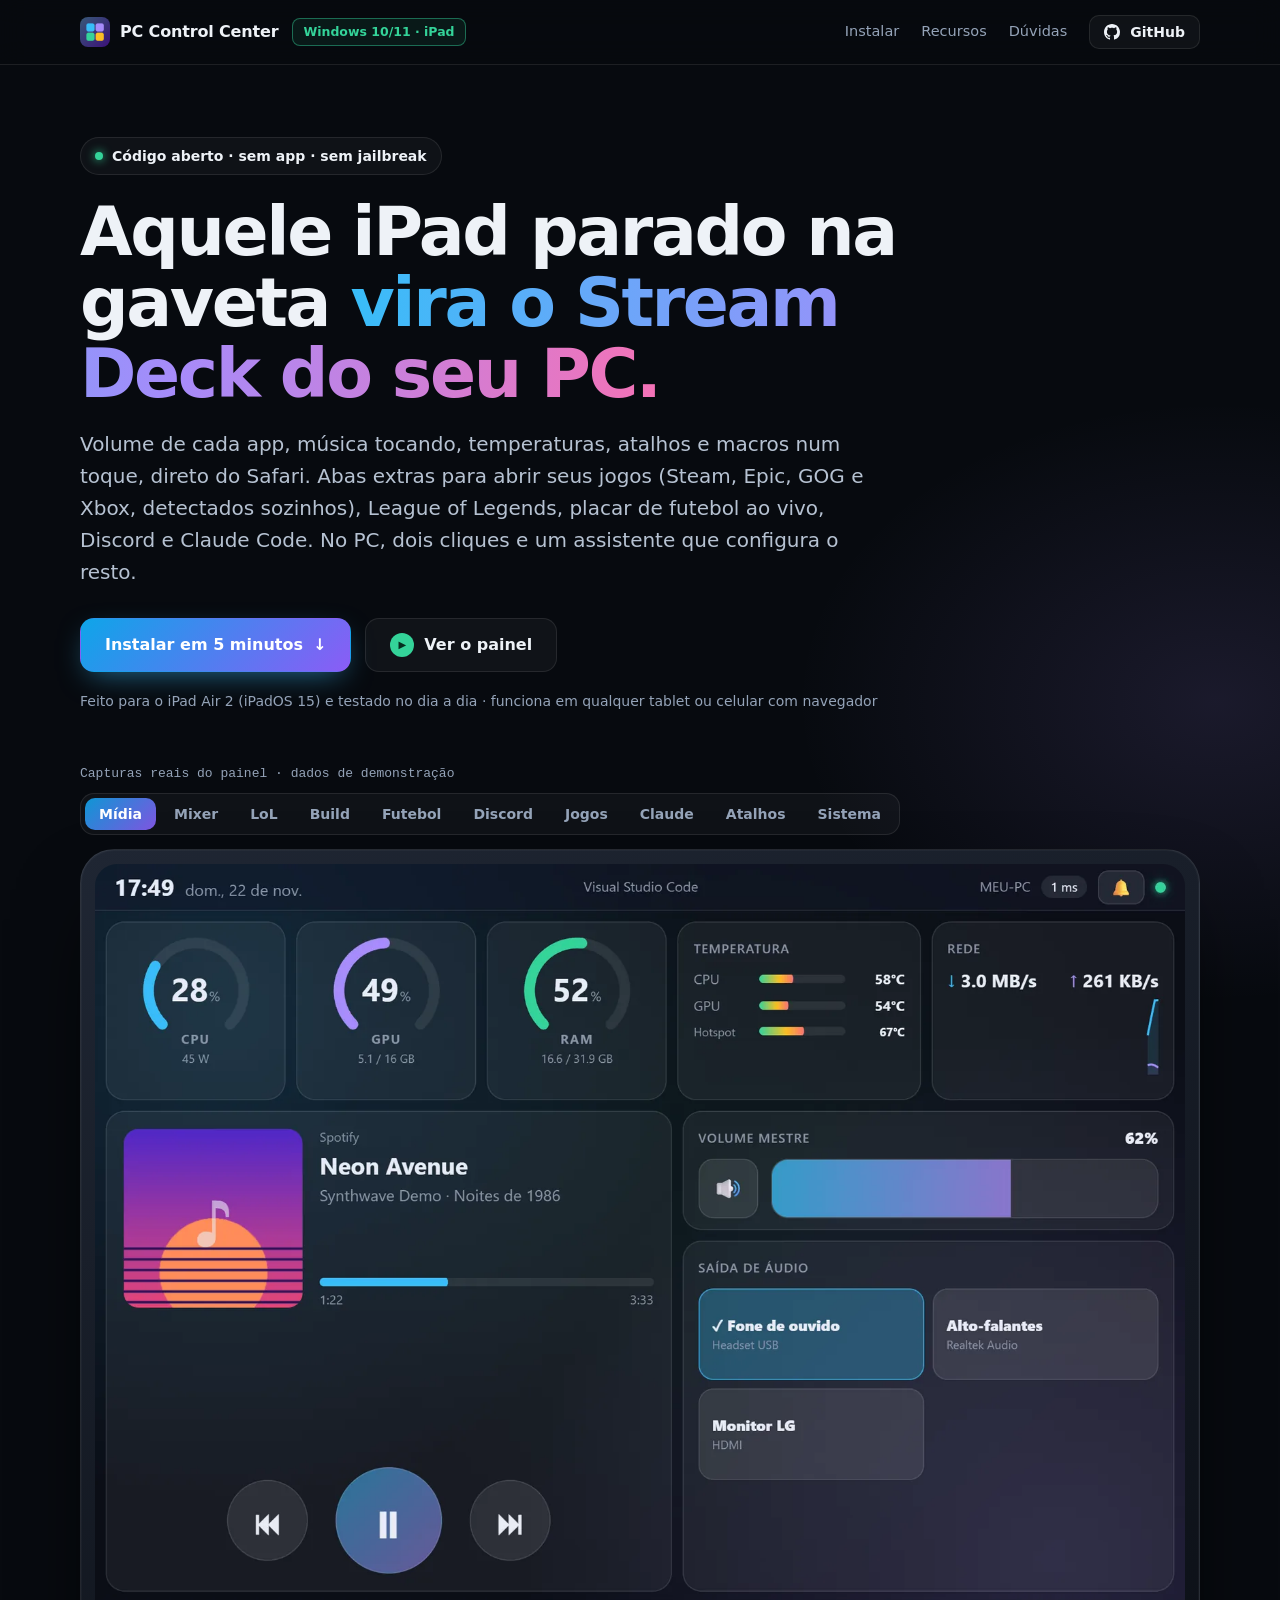
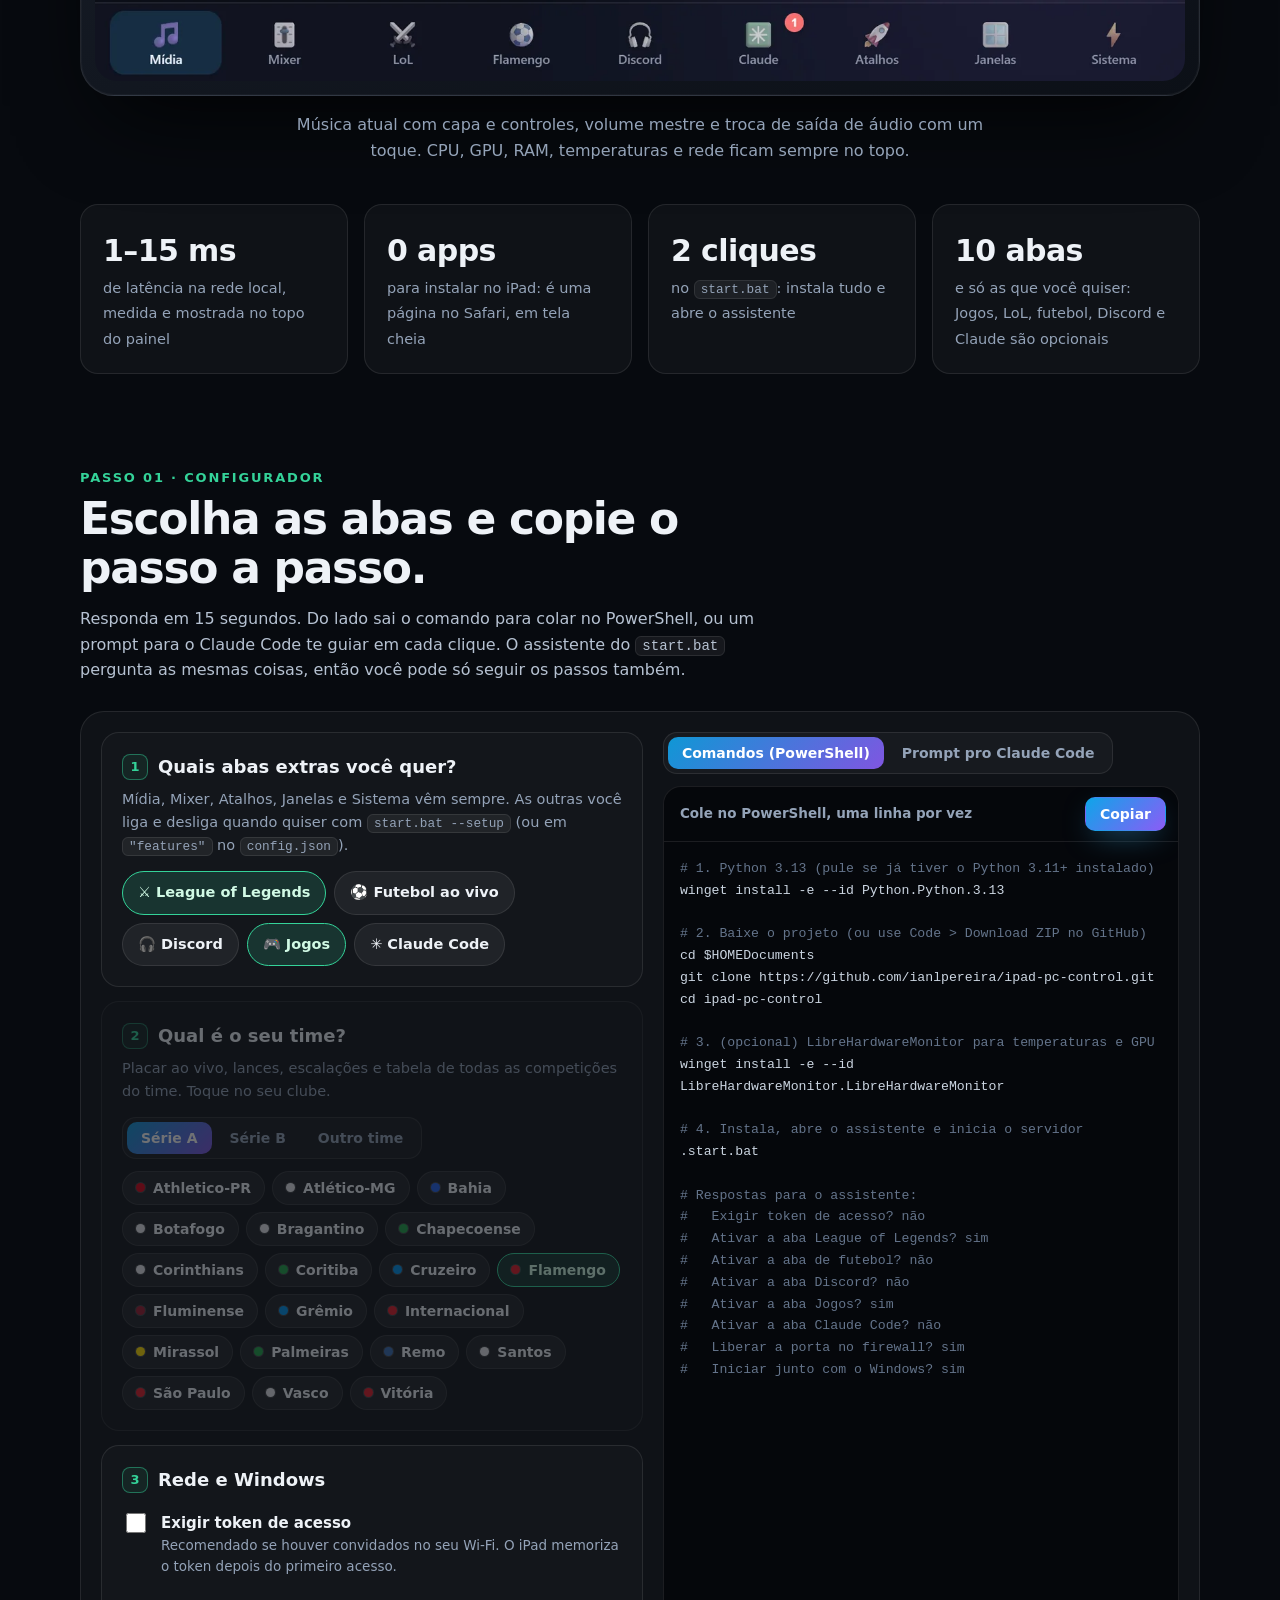
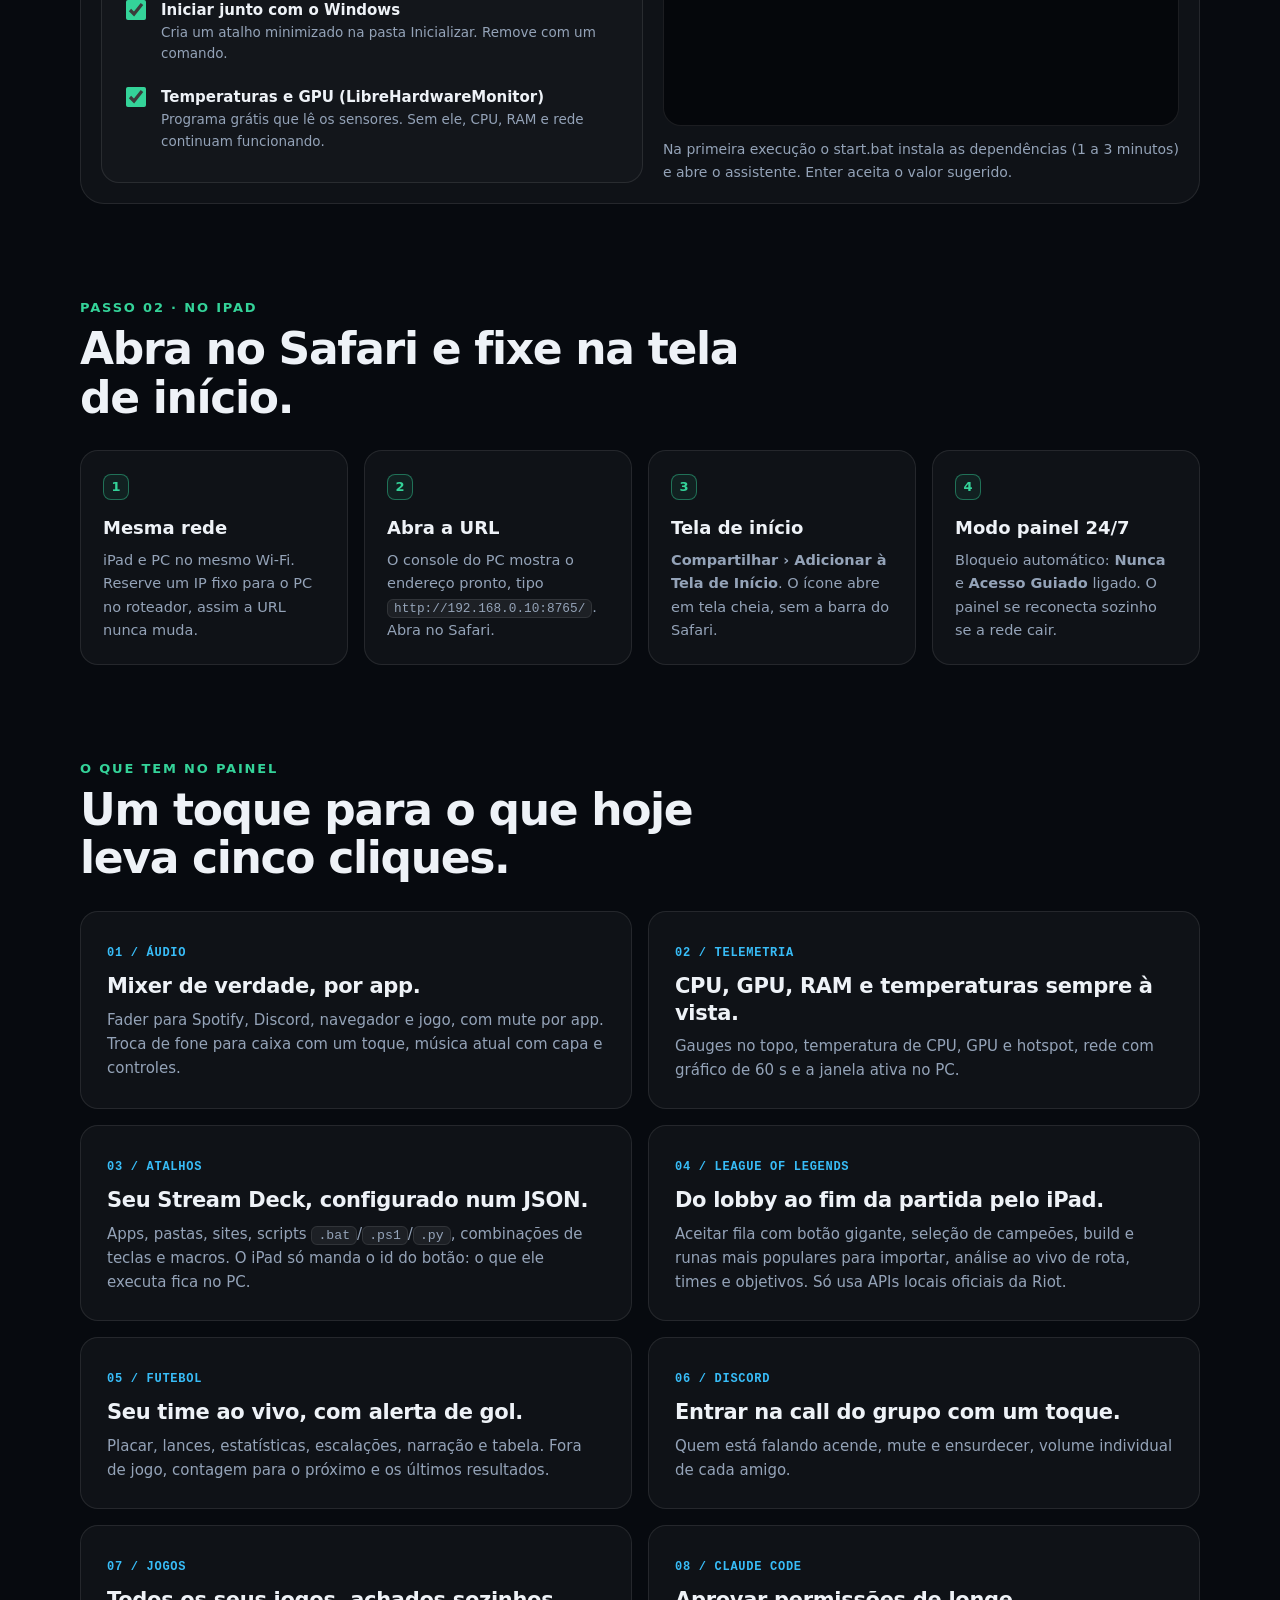
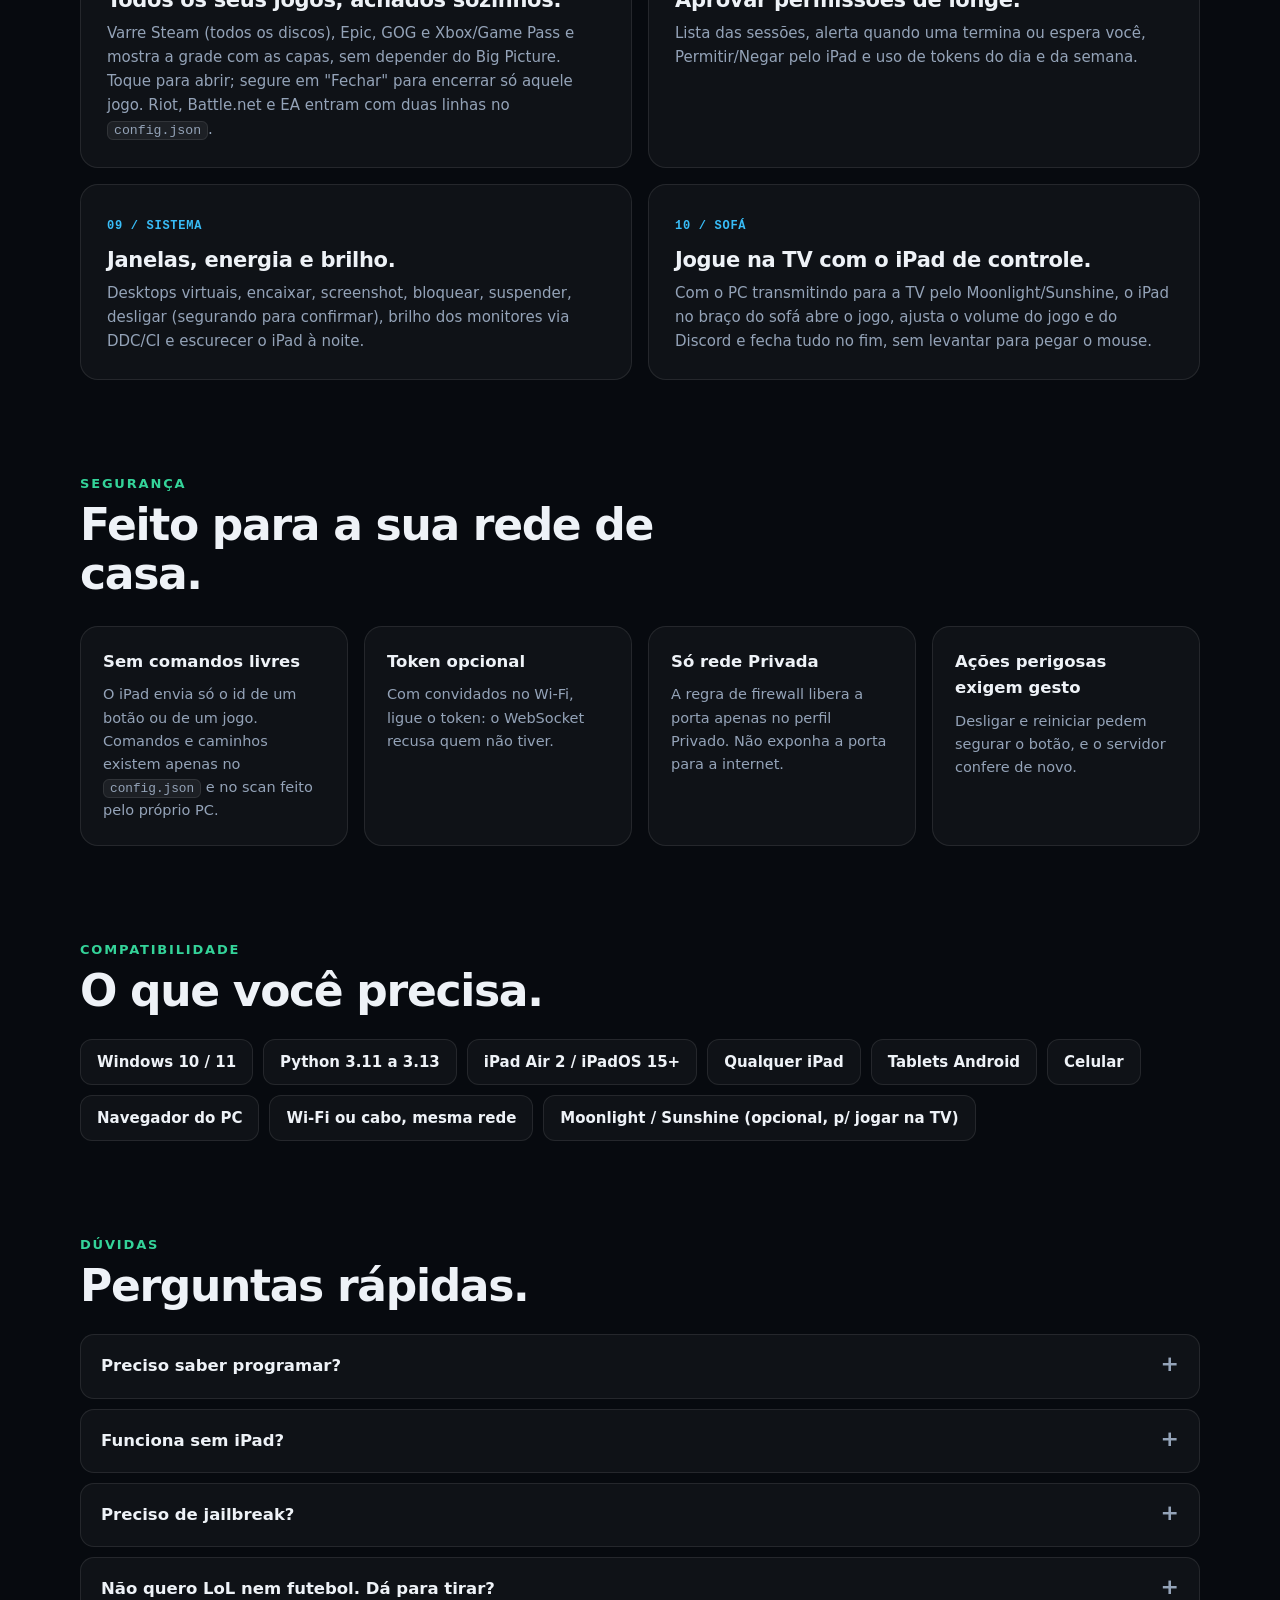
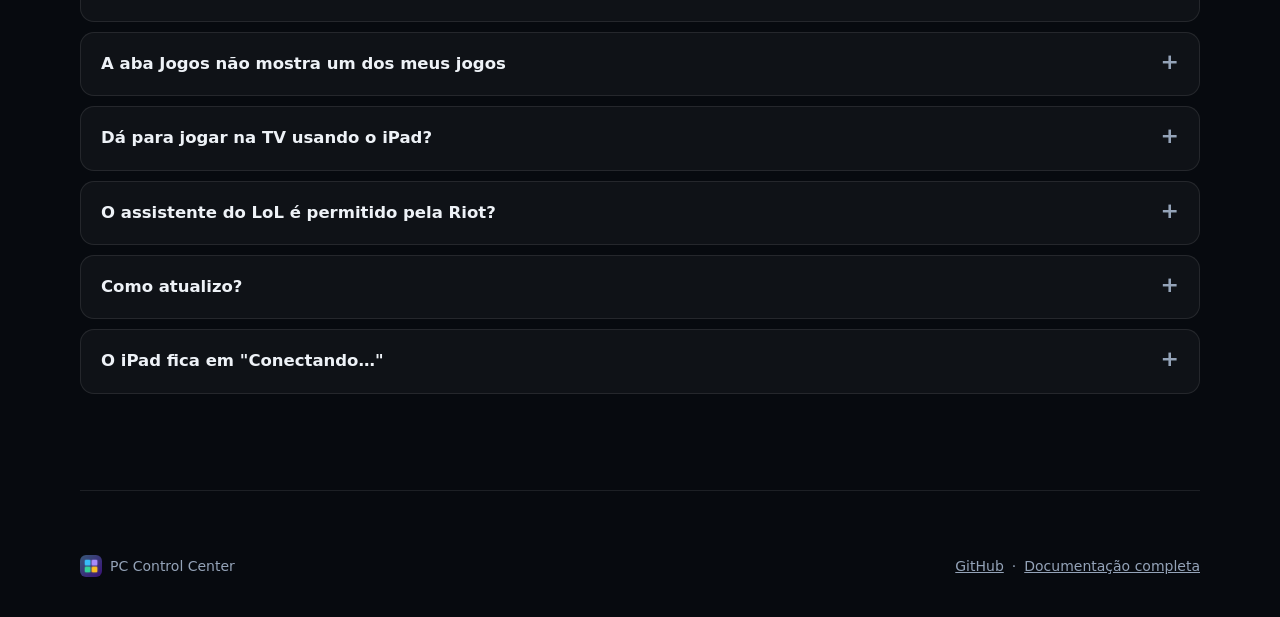
<file: docs/index.html>
<!doctype html>
<html lang="pt-BR">
<head>
  <meta charset="utf-8">
  <meta name="viewport" content="width=device-width, initial-scale=1">
  <title>PC Control Center — seu iPad como Stream Deck do Windows</title>
  <meta name="description" content="Transforme um iPad (ou qualquer tablet) num painel de controle do PC: volume por app, música, temperaturas, atalhos, seus jogos de PC (Steam, Epic, GOG, Xbox), League of Legends, placar de futebol, Discord e Claude Code. Instala com dois cliques.">
  <meta property="og:title" content="PC Control Center — seu iPad como Stream Deck do Windows">
  <meta property="og:description" content="Volume por app, música, telemetria, atalhos, lançador de jogos, LoL, futebol ao vivo, Discord e Claude Code no iPad. Sem app, sem jailbreak.">
  <meta property="og:image" content="assets/og.jpg">
  <meta name="theme-color" content="#070a0f">
  <link rel="icon" href="assets/icon.png">
  <link rel="stylesheet" href="styles.css">
</head>
<body>
  <header class="nav">
    <div class="wrap nav-in">
      <a class="brand" href="#top"><img src="assets/icon.png" alt=""><span>PC Control Center</span></a>
      <span class="badge">Windows 10/11 · iPad</span>
      <nav class="nav-links">
        <a href="#instalar">Instalar</a>
        <a href="#recursos">Recursos</a>
        <a href="#duvidas">Dúvidas</a>
        <a class="btn ghost sm" href="https://github.com/ianlpereira/ipad-pc-control">
          <svg viewBox="0 0 16 16" width="16" height="16" aria-hidden="true"><path fill="currentColor" d="M8 0C3.58 0 0 3.58 0 8c0 3.54 2.29 6.53 5.47 7.59.4.07.55-.17.55-.38 0-.19-.01-.82-.01-1.49-2.01.37-2.53-.49-2.69-.94-.09-.23-.48-.94-.82-1.13-.28-.15-.68-.52-.01-.53.63-.01 1.08.58 1.23.82.72 1.21 1.87.87 2.33.66.07-.52.28-.87.51-1.07-1.78-.2-3.64-.89-3.64-3.95 0-.87.31-1.59.82-2.15-.08-.2-.36-1.02.08-2.12 0 0 .67-.21 2.2.82.64-.18 1.32-.27 2-.27.68 0 1.36.09 2 .27 1.53-1.04 2.2-.82 2.2-.82.44 1.1.16 1.92.08 2.12.51.56.82 1.27.82 2.15 0 3.07-1.87 3.75-3.65 3.95.29.25.54.73.54 1.48 0 1.07-.01 1.93-.01 2.2 0 .21.15.46.55.38A8.013 8.013 0 0016 8c0-4.42-3.58-8-8-8z"/></svg>
          GitHub</a>
      </nav>
    </div>
  </header>

  <main id="top">
    <!-- ================================================================ HERO -->
    <section class="wrap hero">
      <span class="pill"><i class="dot"></i>Código aberto · sem app · sem jailbreak</span>
      <h1>Aquele iPad parado na gaveta <span class="grad">vira o Stream Deck do seu PC.</span></h1>
      <p class="lead">Volume de cada app, música tocando, temperaturas, atalhos e macros num toque, direto do Safari. Abas extras para abrir seus jogos (Steam, Epic, GOG e Xbox, detectados sozinhos), League of Legends, placar de futebol ao vivo, Discord e Claude Code. No PC, dois cliques e um assistente que configura o resto.</p>
      <div class="cta">
        <a class="btn primary" href="#instalar">Instalar em 5 minutos <span aria-hidden="true">↓</span></a>
        <a class="btn ghost" href="#preview"><span class="play">▶</span> Ver o painel</a>
      </div>
      <p class="credit">Feito para o iPad Air 2 (iPadOS 15) e testado no dia a dia · funciona em qualquer tablet ou celular com navegador</p>
    </section>

    <!-- ================================================================ PREVIEW -->
    <section class="wrap" id="preview">
      <div class="preview-head">
        <span class="mono">Capturas reais do painel · dados de demonstração</span>
        <div class="seg" role="tablist" id="shot-tabs">
          <button class="on" data-shot="media">Mídia</button>
          <button data-shot="mixer">Mixer</button>
          <button data-shot="lol-teams">LoL</button>
          <button data-shot="lol-build">Build</button>
          <button data-shot="fla">Futebol</button>
          <button data-shot="discord">Discord</button>
          <button data-shot="games">Jogos</button>
          <button data-shot="claude">Claude</button>
          <button data-shot="launcher">Atalhos</button>
          <button data-shot="system">Sistema</button>
        </div>
      </div>
      <div class="device">
        <img id="shot" src="assets/shots/media.webp" width="1600" height="1200"
             alt="Painel do PC Control Center no iPad: aba Mídia com música, volume e saída de áudio">
      </div>
      <p class="shot-caption" id="shot-caption">Música atual com capa e controles, volume mestre e troca de saída de áudio com um toque. CPU, GPU, RAM, temperaturas e rede ficam sempre no topo.</p>
    </section>

    <!-- ================================================================ STATS -->
    <section class="wrap stats">
      <div class="stat"><b>1–15 ms</b><span>de latência na rede local, medida e mostrada no topo do painel</span></div>
      <div class="stat"><b>0 apps</b><span>para instalar no iPad: é uma página no Safari, em tela cheia</span></div>
      <div class="stat"><b>2 cliques</b><span>no <code>start.bat</code>: instala tudo e abre o assistente</span></div>
      <div class="stat"><b>10 abas</b><span>e só as que você quiser: Jogos, LoL, futebol, Discord e Claude são opcionais</span></div>
    </section>

    <!-- ================================================================ CONFIGURADOR -->
    <section class="wrap section" id="instalar">
      <p class="eyebrow">Passo 01 · Configurador</p>
      <h2>Escolha as abas e copie o passo a passo.</h2>
      <p class="sub">Responda em 15 segundos. Do lado sai o comando para colar no PowerShell, ou um prompt para o Claude Code te guiar em cada clique. O assistente do <code>start.bat</code> pergunta as mesmas coisas, então você pode só seguir os passos também.</p>

      <div class="config">
        <div class="config-form">
          <div class="q">
            <h3><span class="n">1</span> Quais abas extras você quer?</h3>
            <p>Mídia, Mixer, Atalhos, Janelas e Sistema vêm sempre. As outras você liga e desliga quando quiser com <code>start.bat --setup</code> (ou em <code>"features"</code> no <code>config.json</code>).</p>
            <div class="chips" id="feat-chips">
              <label class="chip"><input type="checkbox" value="lol" checked><span>⚔️ League of Legends</span></label>
              <label class="chip"><input type="checkbox" value="football"><span>⚽ Futebol ao vivo</span></label>
              <label class="chip"><input type="checkbox" value="discord"><span>🎧 Discord</span></label>
              <label class="chip"><input type="checkbox" value="games" checked><span>🎮 Jogos</span></label>
              <label class="chip"><input type="checkbox" value="claude"><span>✳️ Claude Code</span></label>
            </div>
          </div>

          <div class="q" id="q-team">
            <h3><span class="n">2</span> Qual é o seu time?</h3>
            <p>Placar ao vivo, lances, escalações e tabela de todas as competições do time. Toque no seu clube.</p>
            <div class="seg league-tabs" role="tablist">
              <button class="on" data-league="a">Série A</button>
              <button data-league="b">Série B</button>
              <button data-league="other">Outro time</button>
            </div>
            <div class="chips teams" id="team-chips" role="radiogroup" aria-label="Time"></div>
            <div class="other-team hidden" id="other-team">
              <p>Qualquer time do ESPN serve (de outros países também). Abra a página do time no <a href="https://www.espn.com.br/futebol/" target="_blank" rel="noopener">espn.com.br</a> e copie o número do link: <code>espn.com.br/futebol/time/_/id/<b>819</b>/flamengo</code>.</p>
              <div class="row">
                <input type="text" id="team-label" placeholder="Nome do time" aria-label="Nome do time">
                <input type="text" id="team-id" placeholder="Id (ex.: 819)" inputmode="numeric" aria-label="Id do time no ESPN">
              </div>
            </div>
          </div>

          <div class="q">
            <h3><span class="n">3</span> Rede e Windows</h3>
            <label class="toggle"><input type="checkbox" id="opt-token"><span><b>Exigir token de acesso</b><small>Recomendado se houver convidados no seu Wi-Fi. O iPad memoriza o token depois do primeiro acesso.</small></span></label>
            <label class="toggle"><input type="checkbox" id="opt-autostart" checked><span><b>Iniciar junto com o Windows</b><small>Cria um atalho minimizado na pasta Inicializar. Remove com um comando.</small></span></label>
            <label class="toggle"><input type="checkbox" id="opt-lhm" checked><span><b>Temperaturas e GPU (LibreHardwareMonitor)</b><small>Programa grátis que lê os sensores. Sem ele, CPU, RAM e rede continuam funcionando.</small></span></label>
          </div>
        </div>

        <div class="config-out">
          <div class="seg out-tabs" role="tablist">
            <button class="on" data-out="cmd">Comandos (PowerShell)</button>
            <button data-out="prompt">Prompt pro Claude Code</button>
          </div>
          <div class="out-box">
            <div class="out-head"><span id="out-title">Cole no PowerShell</span><button class="btn primary sm" id="copy">Copiar</button></div>
            <pre id="out"></pre>
          </div>
          <p class="hint" id="out-hint"></p>
        </div>
      </div>
    </section>

    <!-- ================================================================ PASSOS -->
    <section class="wrap section">
      <p class="eyebrow">Passo 02 · No iPad</p>
      <h2>Abra no Safari e fixe na tela de início.</h2>
      <div class="steps">
        <div class="step"><span class="n">1</span><h3>Mesma rede</h3><p>iPad e PC no mesmo Wi-Fi. Reserve um IP fixo para o PC no roteador, assim a URL nunca muda.</p></div>
        <div class="step"><span class="n">2</span><h3>Abra a URL</h3><p>O console do PC mostra o endereço pronto, tipo <code>http://192.168.0.10:8765/</code>. Abra no Safari.</p></div>
        <div class="step"><span class="n">3</span><h3>Tela de início</h3><p><b>Compartilhar › Adicionar à Tela de Início</b>. O ícone abre em tela cheia, sem a barra do Safari.</p></div>
        <div class="step"><span class="n">4</span><h3>Modo painel 24/7</h3><p>Bloqueio automático: <b>Nunca</b> e <b>Acesso Guiado</b> ligado. O painel se reconecta sozinho se a rede cair.</p></div>
      </div>
    </section>

    <!-- ================================================================ RECURSOS -->
    <section class="wrap section" id="recursos">
      <p class="eyebrow">O que tem no painel</p>
      <h2>Um toque para o que hoje leva cinco cliques.</h2>
      <div class="features">
        <article class="feat"><span class="tag">01 / Áudio</span><h3>Mixer de verdade, por app.</h3><p>Fader para Spotify, Discord, navegador e jogo, com mute por app. Troca de fone para caixa com um toque, música atual com capa e controles.</p></article>
        <article class="feat"><span class="tag">02 / Telemetria</span><h3>CPU, GPU, RAM e temperaturas sempre à vista.</h3><p>Gauges no topo, temperatura de CPU, GPU e hotspot, rede com gráfico de 60 s e a janela ativa no PC.</p></article>
        <article class="feat"><span class="tag">03 / Atalhos</span><h3>Seu Stream Deck, configurado num JSON.</h3><p>Apps, pastas, sites, scripts <code>.bat</code>/<code>.ps1</code>/<code>.py</code>, combinações de teclas e macros. O iPad só manda o id do botão: o que ele executa fica no PC.</p></article>
        <article class="feat"><span class="tag">04 / League of Legends</span><h3>Do lobby ao fim da partida pelo iPad.</h3><p>Aceitar fila com botão gigante, seleção de campeões, build e runas mais populares para importar, análise ao vivo de rota, times e objetivos. Só usa APIs locais oficiais da Riot.</p></article>
        <article class="feat"><span class="tag">05 / Futebol</span><h3>Seu time ao vivo, com alerta de gol.</h3><p>Placar, lances, estatísticas, escalações, narração e tabela. Fora de jogo, contagem para o próximo e os últimos resultados.</p></article>
        <article class="feat"><span class="tag">06 / Discord</span><h3>Entrar na call do grupo com um toque.</h3><p>Quem está falando acende, mute e ensurdecer, volume individual de cada amigo.</p></article>
        <article class="feat"><span class="tag">07 / Jogos</span><h3>Todos os seus jogos, achados sozinhos.</h3><p>Varre Steam (todos os discos), Epic, GOG e Xbox/Game Pass e mostra a grade com as capas, sem depender do Big Picture. Toque para abrir; segure em "Fechar" para encerrar só aquele jogo. Riot, Battle.net e EA entram com duas linhas no <code>config.json</code>.</p></article>
        <article class="feat"><span class="tag">08 / Claude Code</span><h3>Aprovar permissões de longe.</h3><p>Lista das sessões, alerta quando uma termina ou espera você, Permitir/Negar pelo iPad e uso de tokens do dia e da semana.</p></article>
        <article class="feat"><span class="tag">09 / Sistema</span><h3>Janelas, energia e brilho.</h3><p>Desktops virtuais, encaixar, screenshot, bloquear, suspender, desligar (segurando para confirmar), brilho dos monitores via DDC/CI e escurecer o iPad à noite.</p></article>
        <article class="feat"><span class="tag">10 / Sofá</span><h3>Jogue na TV com o iPad de controle.</h3><p>Com o PC transmitindo para a TV pelo Moonlight/Sunshine, o iPad no braço do sofá abre o jogo, ajusta o volume do jogo e do Discord e fecha tudo no fim, sem levantar para pegar o mouse.</p></article>
      </div>
    </section>

    <!-- ================================================================ SEGURANÇA -->
    <section class="wrap section">
      <p class="eyebrow">Segurança</p>
      <h2>Feito para a sua rede de casa.</h2>
      <div class="sec-grid">
        <div class="sec"><b>Sem comandos livres</b><p>O iPad envia só o id de um botão ou de um jogo. Comandos e caminhos existem apenas no <code>config.json</code> e no scan feito pelo próprio PC.</p></div>
        <div class="sec"><b>Token opcional</b><p>Com convidados no Wi-Fi, ligue o token: o WebSocket recusa quem não tiver.</p></div>
        <div class="sec"><b>Só rede Privada</b><p>A regra de firewall libera a porta apenas no perfil Privado. Não exponha a porta para a internet.</p></div>
        <div class="sec"><b>Ações perigosas exigem gesto</b><p>Desligar e reiniciar pedem segurar o botão, e o servidor confere de novo.</p></div>
      </div>
    </section>

    <!-- ================================================================ COMPAT -->
    <section class="wrap section">
      <p class="eyebrow">Compatibilidade</p>
      <h2>O que você precisa.</h2>
      <div class="compat">
        <span>Windows 10 / 11</span><span>Python 3.11 a 3.13</span><span>iPad Air 2 / iPadOS 15+</span><span>Qualquer iPad</span>
        <span>Tablets Android</span><span>Celular</span><span>Navegador do PC</span><span>Wi-Fi ou cabo, mesma rede</span><span>Moonlight / Sunshine (opcional, p/ jogar na TV)</span>
      </div>
    </section>

    <!-- ================================================================ FAQ -->
    <section class="wrap section" id="duvidas">
      <p class="eyebrow">Dúvidas</p>
      <h2>Perguntas rápidas.</h2>
      <div class="faq">
        <details><summary>Preciso saber programar?</summary><p>Não. Instale o Python, baixe o projeto e dê dois cliques no <code>start.bat</code>. O assistente pergunta tudo em português e detecta sozinho o que dá (IP, placa de vídeo, pasta do LoL). Para mudar depois: <code>start.bat --setup</code>.</p></details>
        <details><summary>Funciona sem iPad?</summary><p>Sim. É uma página web: abre em qualquer tablet, celular ou outro computador na mesma rede. O layout foi pensado para 1024×768 em paisagem, mas também funciona em retrato.</p></details>
        <details><summary>Preciso de jailbreak?</summary><p>Não. Tudo roda no Safari. O README tem dicas opcionais para quem já tem jailbreak (reabrir o painel por SSH, por exemplo).</p></details>
        <details><summary>Não quero LoL nem futebol. Dá para tirar?</summary><p>Dá. Cada aba extra liga e desliga no assistente ou em <code>"features"</code> no <code>config.json</code>. Aba desligada some do iPad e não roda nada em segundo plano.</p></details>
        <details><summary>A aba Jogos não mostra um dos meus jogos</summary><p>O scan cobre Steam, Epic, GOG e Xbox/Microsoft Store. Jogos de outras lojas (Valorant/LoL pelo Riot Client, Battle.net, EA, jogos "soltos") entram em <code>"games" › "extra"</code> no <code>config.json</code>, com o caminho do <code>.exe</code> ou um link tipo <code>battlenet://</code>; exemplos no README. Depois toque em <b>↻ Procurar jogos</b>. Para esconder algo que apareceu à toa, use <code>"games" › "hide"</code>.</p></details>
        <details><summary>Dá para jogar na TV usando o iPad?</summary><p>Dá. Com o PC transmitindo para a TV por Moonlight (Sunshine no PC), a imagem e o áudio já vão para a TV. O iPad serve de controle: abre o jogo pela aba Jogos, ajusta o volume no Mixer e fecha o jogo no fim.</p></details>
        <details><summary>O assistente do LoL é permitido pela Riot?</summary><p>O painel usa as APIs locais oficiais do cliente e da partida e mostra só informação que o próprio jogo já mostra: sem cooldown de inimigos nem rastreio de selva. Ações como banir e escolher são sempre um toque seu.</p></details>
        <details><summary>Como atualizo?</summary><p>Baixe a versão nova por cima (ou <code>git pull</code>) e rode o <code>start.bat</code>. Ele reinstala as dependências quando precisa, e o seu <code>config.json</code> é mantido.</p></details>
        <details><summary>O iPad fica em "Conectando…"</summary><p>Quase sempre é o firewall ou a rede marcada como Pública. Rode <code>start.bat --setup</code>: ele libera a porta e avisa se a rede estiver como Pública. Confira também se iPad e PC estão na mesma rede (não na de convidados).</p></details>
      </div>
    </section>
  </main>

  <footer class="wrap foot">
    <span><img src="assets/icon.png" alt=""> PC Control Center</span>
    <span><a href="https://github.com/ianlpereira/ipad-pc-control">GitHub</a> · <a href="https://github.com/ianlpereira/ipad-pc-control#readme">Documentação completa</a></span>
  </footer>

  <script src="site.js"></script>
</body>
</html>
</file>
<file: docs/styles.css>
:root {
  --bg: #070a0f;
  --card: rgba(255, 255, 255, 0.035);
  --card-2: rgba(255, 255, 255, 0.06);
  --line: rgba(255, 255, 255, 0.09);
  --text: #eef2f7;
  --muted: #94a3b8;
  --accent: #38bdf8;
  --accent-2: #a78bfa;
  --green: #34d399;
  --radius: 18px;
  --font: Inter, "Segoe UI Variable", "Segoe UI", system-ui, -apple-system, Roboto, sans-serif;
  --mono: ui-monospace, "Cascadia Code", "SF Mono", Consolas, monospace;
}
* { box-sizing: border-box; }
html { scroll-behavior: smooth; }
body {
  margin: 0; background: var(--bg); color: var(--text); font: 16px/1.6 var(--font);
  -webkit-font-smoothing: antialiased;
  background-image:
    radial-gradient(900px 500px at 15% -10%, rgba(56, 189, 248, .14), transparent 60%),
    radial-gradient(700px 500px at 95% 10%, rgba(167, 139, 250, .12), transparent 60%);
  background-repeat: no-repeat;
}
a { color: inherit; }
code { font: .88em var(--mono); background: var(--card-2); border: 1px solid var(--line); border-radius: 6px; padding: 1px 6px; }
.wrap { width: min(1120px, 100% - 40px); margin: 0 auto; }

/* ---------- nav ---------- */
.nav { position: sticky; top: 0; z-index: 10; backdrop-filter: blur(14px); -webkit-backdrop-filter: blur(14px);
  background: rgba(7, 10, 15, .72); border-bottom: 1px solid var(--line); }
.nav-in { display: flex; align-items: center; gap: 14px; height: 64px; }
.brand { display: flex; align-items: center; gap: 10px; font-weight: 750; text-decoration: none; letter-spacing: -.01em; }
.brand img { width: 30px; height: 30px; border-radius: 8px; }
.badge { font-size: 12.5px; font-weight: 650; color: var(--green); border: 1px solid rgba(52, 211, 153, .45);
  background: rgba(52, 211, 153, .08); padding: 3px 10px; border-radius: 8px; white-space: nowrap; }
.nav-links { margin-left: auto; display: flex; align-items: center; gap: 22px; font-size: 14.5px; }
.nav-links > a:not(.btn) { color: var(--muted); text-decoration: none; }
.nav-links > a:not(.btn):hover { color: var(--text); }

/* ---------- botões ---------- */
.btn { display: inline-flex; align-items: center; gap: 10px; padding: 14px 24px; border-radius: 14px; font: 650 16px var(--font);
  text-decoration: none; border: 1px solid var(--line); cursor: pointer; color: var(--text); background: var(--card);
  transition: transform .15s, background .15s, border-color .15s; }
.btn:hover { transform: translateY(-1px); border-color: rgba(255, 255, 255, .2); }
.btn.primary { background: linear-gradient(135deg, #0ea5e9, #8b5cf6); border-color: transparent; color: #fff;
  box-shadow: 0 10px 30px -10px rgba(56, 189, 248, .6); }
.btn.ghost { background: rgba(255, 255, 255, .04); }
.btn.sm { padding: 8px 14px; font-size: 14px; border-radius: 10px; }
.play { display: inline-grid; place-items: center; width: 24px; height: 24px; border-radius: 50%; background: var(--green); color: #052e1f; font-size: 10px; }

/* ---------- hero ---------- */
.hero { padding: 72px 0 40px; }
.pill { display: inline-flex; align-items: center; gap: 9px; font-size: 14px; font-weight: 600; padding: 7px 14px;
  border: 1px solid var(--line); border-radius: 999px; background: var(--card); }
.dot { width: 8px; height: 8px; border-radius: 50%; background: var(--green); box-shadow: 0 0 10px var(--green); }
h1 { font-size: clamp(38px, 6.4vw, 68px); line-height: 1.04; letter-spacing: -.035em; font-weight: 850; margin: 22px 0 18px; max-width: 19ch; }
.grad { background: linear-gradient(90deg, #38bdf8, #a78bfa 55%, #f472b6); -webkit-background-clip: text; background-clip: text; color: transparent; }
.lead { font-size: clamp(17px, 2vw, 20px); color: #b6c2d2; max-width: 62ch; margin: 0 0 30px; }
.cta { display: flex; flex-wrap: wrap; gap: 14px; }
.credit { color: var(--muted); font-size: 14px; margin-top: 18px; }

/* ---------- preview ---------- */
.preview-head { display: flex; flex-wrap: wrap; align-items: center; justify-content: space-between; gap: 12px; margin-bottom: 14px; }
.mono { font: 13px var(--mono); color: var(--muted); }
.seg { display: inline-flex; flex-wrap: wrap; gap: 4px; padding: 4px; border: 1px solid var(--line); border-radius: 14px; background: var(--card); }
.seg button { font: 600 14px var(--font); color: var(--muted); background: none; border: 0; padding: 8px 14px; border-radius: 10px; cursor: pointer; }
.seg button:hover { color: var(--text); }
.seg button.on { background: linear-gradient(135deg, rgba(14, 165, 233, .9), rgba(139, 92, 246, .9)); color: #fff; }
.device { padding: 14px; border-radius: 34px; background: linear-gradient(160deg, #1f2633, #0c1017); border: 1px solid var(--line);
  box-shadow: 0 40px 90px -30px rgba(0, 0, 0, .9), 0 0 0 1px rgba(255, 255, 255, .03) inset; }
.device img { display: block; width: 100%; height: auto; border-radius: 22px; transition: opacity .18s; }
.device img.fade { opacity: .25; }
.shot-caption { color: var(--muted); text-align: center; max-width: 70ch; margin: 16px auto 0; min-height: 3.2em; }

/* ---------- stats ---------- */
.stats { display: grid; grid-template-columns: repeat(4, 1fr); gap: 16px; margin-top: 40px; }
.stat { border: 1px solid var(--line); background: var(--card); border-radius: var(--radius); padding: 22px; }
.stat b { display: block; font-size: 30px; letter-spacing: -.02em; font-weight: 800; }
.stat span { color: var(--muted); font-size: 14.5px; }

/* ---------- seções ---------- */
.section { padding-top: 96px; }
.eyebrow { color: var(--green); font: 700 13px var(--font); letter-spacing: .14em; text-transform: uppercase; margin: 0 0 10px; }
h2 { font-size: clamp(30px, 4vw, 44px); line-height: 1.1; letter-spacing: -.03em; margin: 0 0 14px; font-weight: 800; max-width: 22ch; }
.sub { color: #b6c2d2; max-width: 70ch; margin: 0 0 28px; }

/* ---------- configurador ---------- */
.config { display: grid; grid-template-columns: 1.05fr 1fr; gap: 20px; border: 1px solid var(--line); background: var(--card);
  border-radius: 24px; padding: 20px; }
.q { border: 1px solid var(--line); background: rgba(255, 255, 255, .02); border-radius: var(--radius); padding: 20px; margin-bottom: 14px; }
.q:last-child { margin-bottom: 0; }
.q h3 { margin: 0 0 6px; font-size: 18px; display: flex; align-items: center; gap: 10px; }
.q p { color: var(--muted); margin: 0 0 14px; font-size: 14.5px; }
.q.off { opacity: .4; pointer-events: none; }
.n { display: inline-grid; place-items: center; width: 26px; height: 26px; border-radius: 8px; font-size: 13px; font-weight: 750;
  color: var(--green); border: 1px solid rgba(52, 211, 153, .45); background: rgba(52, 211, 153, .08); flex: none; }
.chips { display: flex; flex-wrap: wrap; gap: 8px; }
.chip input { position: absolute; opacity: 0; pointer-events: none; }
.chip span { display: inline-block; padding: 9px 15px; border-radius: 999px; border: 1px solid var(--line); background: var(--card-2);
  font-size: 14.5px; font-weight: 600; cursor: pointer; user-select: none; transition: background .15s, border-color .15s; }
.chip input:checked + span { background: rgba(52, 211, 153, .16); border-color: var(--green); color: #d1fae5; }
.chip input:focus-visible + span { outline: 2px solid var(--accent); }
.hidden { display: none !important; }
.league-tabs { margin-bottom: 12px; }
.teams { gap: 7px; }
.team { display: inline-flex; align-items: center; gap: 8px; padding: 8px 13px; border-radius: 999px; border: 1px solid var(--line);
  background: var(--card-2); color: var(--text); font: 600 14px var(--font); cursor: pointer; transition: background .15s, border-color .15s; }
.team i { width: 9px; height: 9px; border-radius: 50%; flex: none; box-shadow: 0 0 0 1px rgba(255, 255, 255, .15); }
.team:hover { border-color: rgba(255, 255, 255, .25); }
.team.on { background: rgba(52, 211, 153, .16); border-color: var(--green); color: #d1fae5; }
.other-team p a { color: var(--accent); }
.row { display: grid; grid-template-columns: 2fr 1fr; gap: 10px; }
input[type=text] { width: 100%; font: 15px var(--font); color: var(--text); background: rgba(0, 0, 0, .3); border: 1px solid var(--line);
  border-radius: 10px; padding: 11px 13px; }
input[type=text]:focus { outline: 2px solid var(--accent); border-color: transparent; }
.toggle { display: flex; gap: 12px; align-items: flex-start; padding: 10px 0; cursor: pointer; }
.toggle input { width: 20px; height: 20px; margin-top: 2px; accent-color: var(--green); flex: none; }
.toggle b { display: block; font-size: 15px; }
.toggle small { display: block; color: var(--muted); font-size: 13.5px; }
.config-out { display: flex; flex-direction: column; gap: 12px; min-width: 0; }
.out-tabs { align-self: flex-start; }
.out-box { flex: 1; display: flex; flex-direction: column; border: 1px solid var(--line); border-radius: var(--radius); background: #05070b; overflow: hidden; }
.out-head { display: flex; align-items: center; justify-content: space-between; padding: 10px 12px 10px 16px; border-bottom: 1px solid var(--line);
  font-size: 13.5px; color: var(--muted); font-weight: 600; }
pre { margin: 0; padding: 16px; font: 13.2px/1.65 var(--mono); color: #cbd5e1; white-space: pre-wrap; word-break: break-word; overflow: auto; max-height: 560px; flex: 1; }
pre .c { color: #64748b; }
.hint { color: var(--muted); font-size: 14px; margin: 0; }

/* ---------- passos ---------- */
.steps { display: grid; grid-template-columns: repeat(4, 1fr); gap: 16px; margin-top: 28px; }
.step { border: 1px solid var(--line); background: var(--card); border-radius: var(--radius); padding: 22px; }
.step h3 { margin: 14px 0 6px; font-size: 18px; }
.step p { margin: 0; color: var(--muted); font-size: 14.5px; }

/* ---------- recursos ---------- */
.features { display: grid; grid-template-columns: repeat(2, 1fr); gap: 16px; margin-top: 28px; }
.feat { border: 1px solid var(--line); background: var(--card); border-radius: var(--radius); padding: 26px; transition: border-color .2s, transform .2s; }
.feat:hover { border-color: rgba(56, 189, 248, .35); transform: translateY(-2px); }
.tag { font: 700 12px var(--mono); color: var(--accent); letter-spacing: .06em; text-transform: uppercase; }
.feat h3 { font-size: 21px; letter-spacing: -.015em; margin: 10px 0 8px; line-height: 1.25; }
.feat p { color: var(--muted); margin: 0; font-size: 15px; }

.sec-grid { display: grid; grid-template-columns: repeat(4, 1fr); gap: 16px; margin-top: 28px; }
.sec { border: 1px solid var(--line); background: var(--card); border-radius: var(--radius); padding: 22px; }
.sec b { font-size: 16.5px; }
.sec p { color: var(--muted); margin: 8px 0 0; font-size: 14.5px; }

.compat { display: flex; flex-wrap: wrap; gap: 10px; margin-top: 24px; }
.compat span { padding: 10px 16px; border: 1px solid var(--line); background: var(--card); border-radius: 12px; font-weight: 600; font-size: 15px; }

/* ---------- FAQ ---------- */
.faq { margin-top: 24px; display: grid; gap: 10px; }
details { border: 1px solid var(--line); background: var(--card); border-radius: 14px; padding: 0 20px; }
summary { cursor: pointer; padding: 18px 0; font-weight: 650; font-size: 16.5px; list-style: none; display: flex; justify-content: space-between; gap: 16px; }
summary::-webkit-details-marker { display: none; }
summary::after { content: "+"; color: var(--muted); font-size: 22px; line-height: 1; transition: transform .2s; }
details[open] summary::after { transform: rotate(45deg); }
details p { color: var(--muted); margin: 0 0 18px; }

.foot { display: flex; justify-content: space-between; flex-wrap: wrap; gap: 12px; padding: 64px 0 40px; margin-top: 96px;
  border-top: 1px solid var(--line); color: var(--muted); font-size: 14px; }
.foot span { display: inline-flex; align-items: center; gap: 8px; }
.foot img { width: 22px; height: 22px; border-radius: 6px; }

/* ---------- responsivo ---------- */
@media (max-width: 920px) {
  .config { grid-template-columns: 1fr; }
  .stats, .steps, .sec-grid { grid-template-columns: repeat(2, 1fr); }
  .features { grid-template-columns: 1fr; }
}
@media (max-width: 640px) {
  .nav-links > a:not(.btn), .badge { display: none; }
  .hero { padding-top: 44px; }
  .stats, .steps, .sec-grid { grid-template-columns: 1fr; }
  .device { padding: 8px; border-radius: 20px; }
  .device img { border-radius: 14px; }
  .config { padding: 12px; }
}
@media (prefers-reduced-motion: reduce) { * { transition: none !important; scroll-behavior: auto !important; } }
</file>
